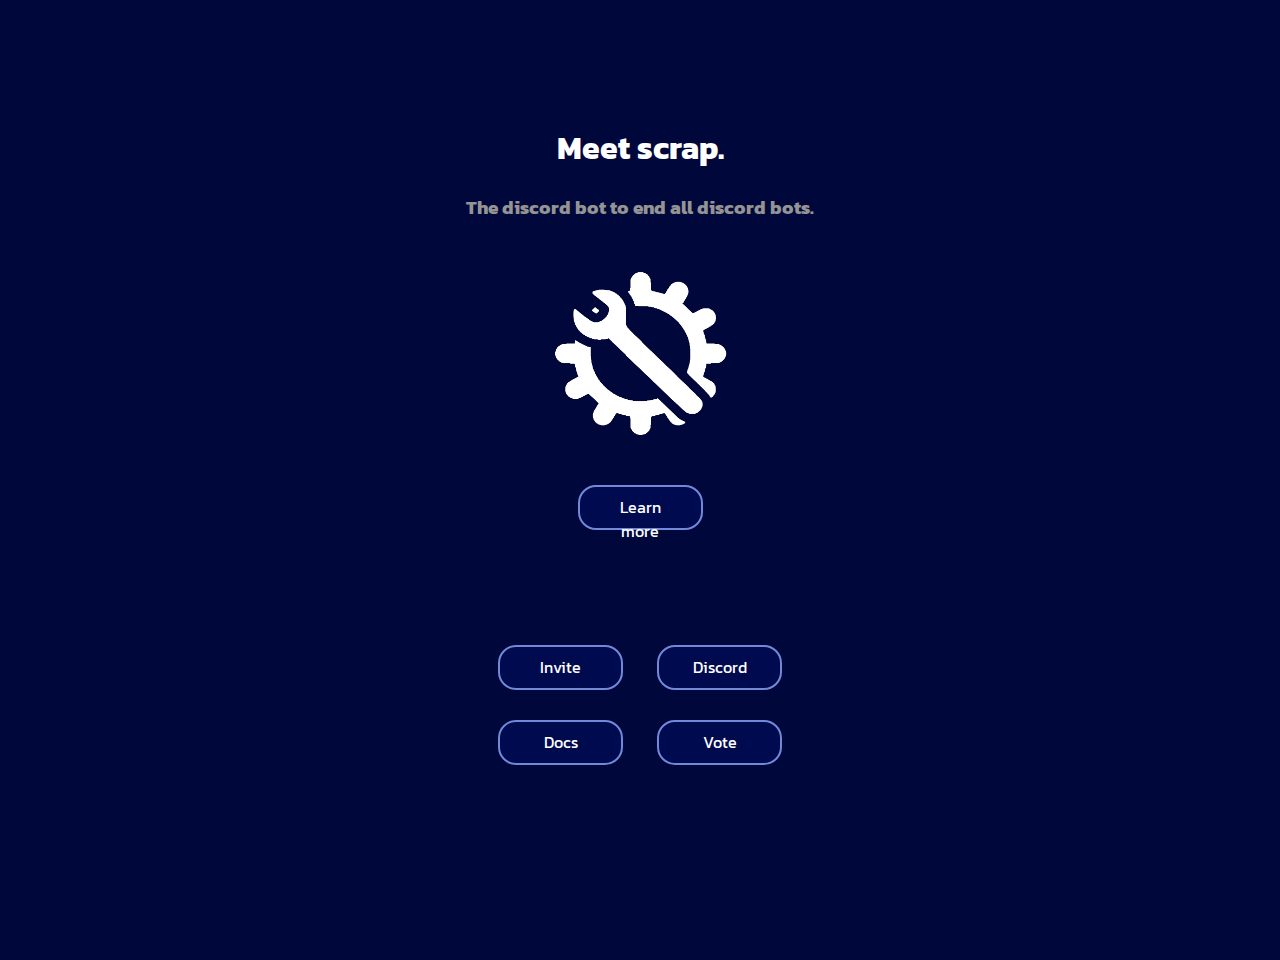
<file: index.html>
<!DOCTYPE html>
<html lang="en">
<head>
  <meta charset="UTF-8">
  <title>Meet Scrap.</title>
  <link rel="icon" href="media/favicon.ico">
  <meta http-equiv="X-UA-Compatible" content="IE=edge,chrome=1" />
 <meta content="https://scrapbot.ml" property="og:url">
 <meta content="https://scrapbot.ml/media/icon2.png" property="og:image">
 <meta property="og:title" content="Meet Scrap.">
 <meta content="website" property="og:type">
  <meta property="og:description" content="The discord bot to end all discord bots." />
 <meta content="Scrap" property="og:site_name">
 <meta name="theme-color" content="#00073B">
  <link rel="stylesheet" href="style.css">  
  <script async src="https://arc.io/widget.min.js#pq4RKLzs"></script>
</head>
<body>
    <div class="container">
      <div class="top">
        <br>
  <h1 style="margin-top: 100px;">Meet scrap.</h1>
  <h3>The discord bot to end all discord bots.</h3>
  <br>
  <img src="media/icon3.png" height=175 width=175>
  <br>
  <a style="margin-top: 40px;" class="button" href="https://scrapbot.ml/about">Learn more</a>
  <br>
  <a style="margin-top: 100px;" class="button" href="https://discord.com/oauth2/authorize?client_id=777879536138321930&permissions=2147483639&redirect_uri=https%3A%2F%2Fscrap.js.org%2Flanding&scope=bot&response_type=code">Invite</a>
  <a style="margin-top: 50px;" class="button" href="https://discord.gg/k6bMcs8CKA">Discord</a>
  <br>
  <a class="button" href="https://scrap.js.org">Docs</a>
  <a style="margin-bottom: 195px;" class="button" href="https://scrapbot.ml/vote">Vote</a>
</div>
</div>
</body>
</html>
</file>
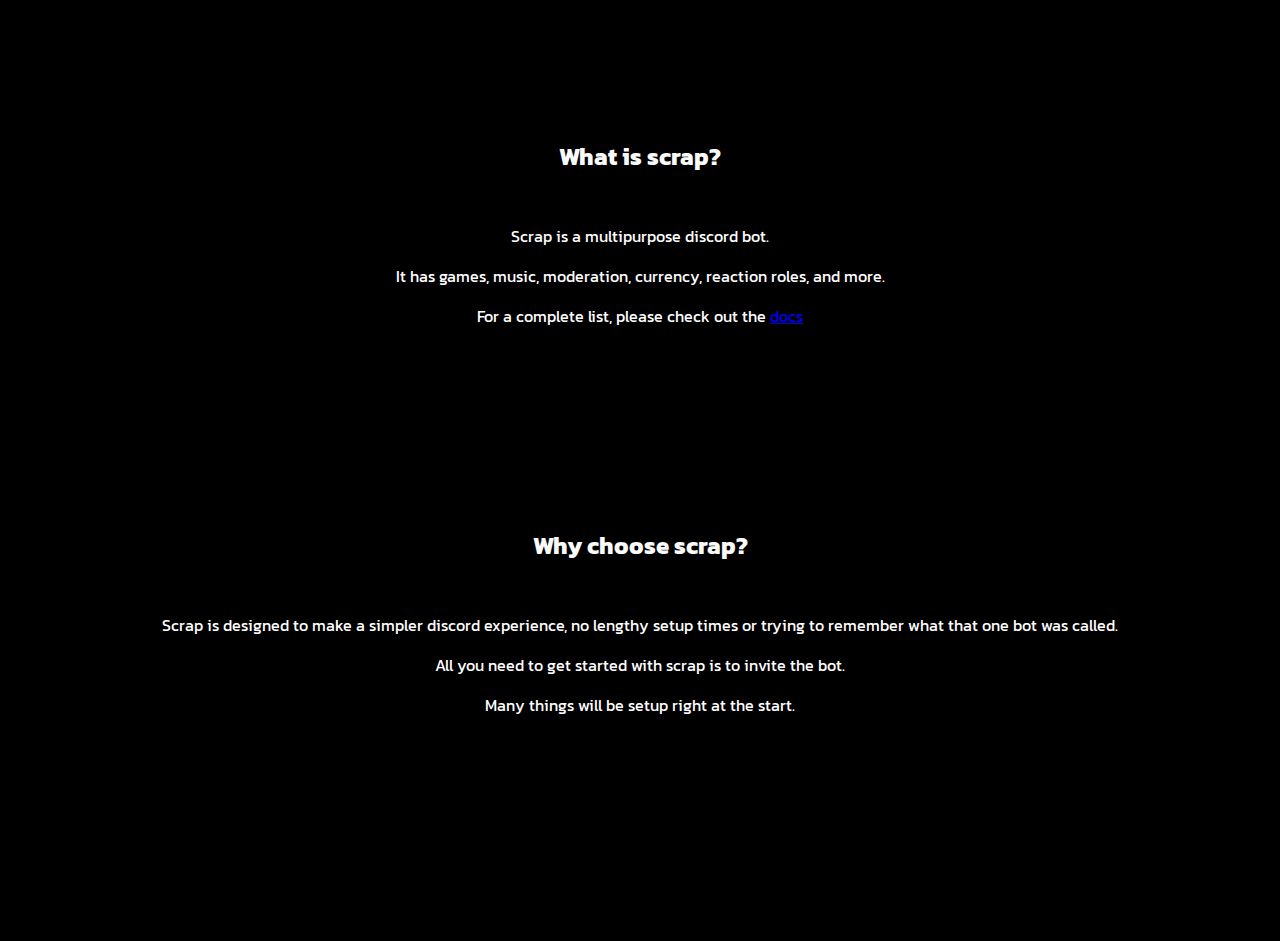
<file: about/index.html>
<!DOCTYPE html>
<html lang="en">
<head>
  <meta charset="UTF-8">
  <title>What is scrap?</title>
  <link rel="icon" href="media/favicon.ico">
  <meta http-equiv="X-UA-Compatible" content="IE=edge,chrome=1" />
 <meta content="https://scrapbot.ml" property="og:url">
 <meta content="https://scrapbot.ml/media/icon2.png" property="og:image">
 <meta property="og:title" content="Meet Scrap.">
 <meta content="website" property="og:type">
  <meta property="og:description" content="Learn about Scrap, the discord bot" />
 <meta content="Scrap" property="og:site_name">
 <meta name="theme-color" content="#00073B">
  <link rel="stylesheet" href="style.css">  
  <script async src="https://arc.io/widget.min.js#pq4RKLzs"></script>
</head>
<body>
    <div class="container">
<div class="bottom">
      <br>
<h2 style="margin-top: 115px;" id="about">What is scrap?</h2>
<p style="margin-top: 50px;">Scrap is a multipurpose discord bot.</p>
<p>It has games, music, moderation, currency, reaction roles, and more.</p>
<p>For a complete list, please check out the <a href="https://scrap.js.org">docs</a></p>
<h2 style="margin-top: 200px;">Why choose scrap?</h2>
<p style="margin-top: 50px;">Scrap is designed to make a simpler discord experience, no lengthy setup times or trying to remember what that one bot was called.</p>
<p>All you need to get started with scrap is to invite the bot.</p>
<p style="margin-bottom: 200px;">Many things will be setup right at the start.</p>
<br>
</div>
</div>
</body>
</html>
</file>
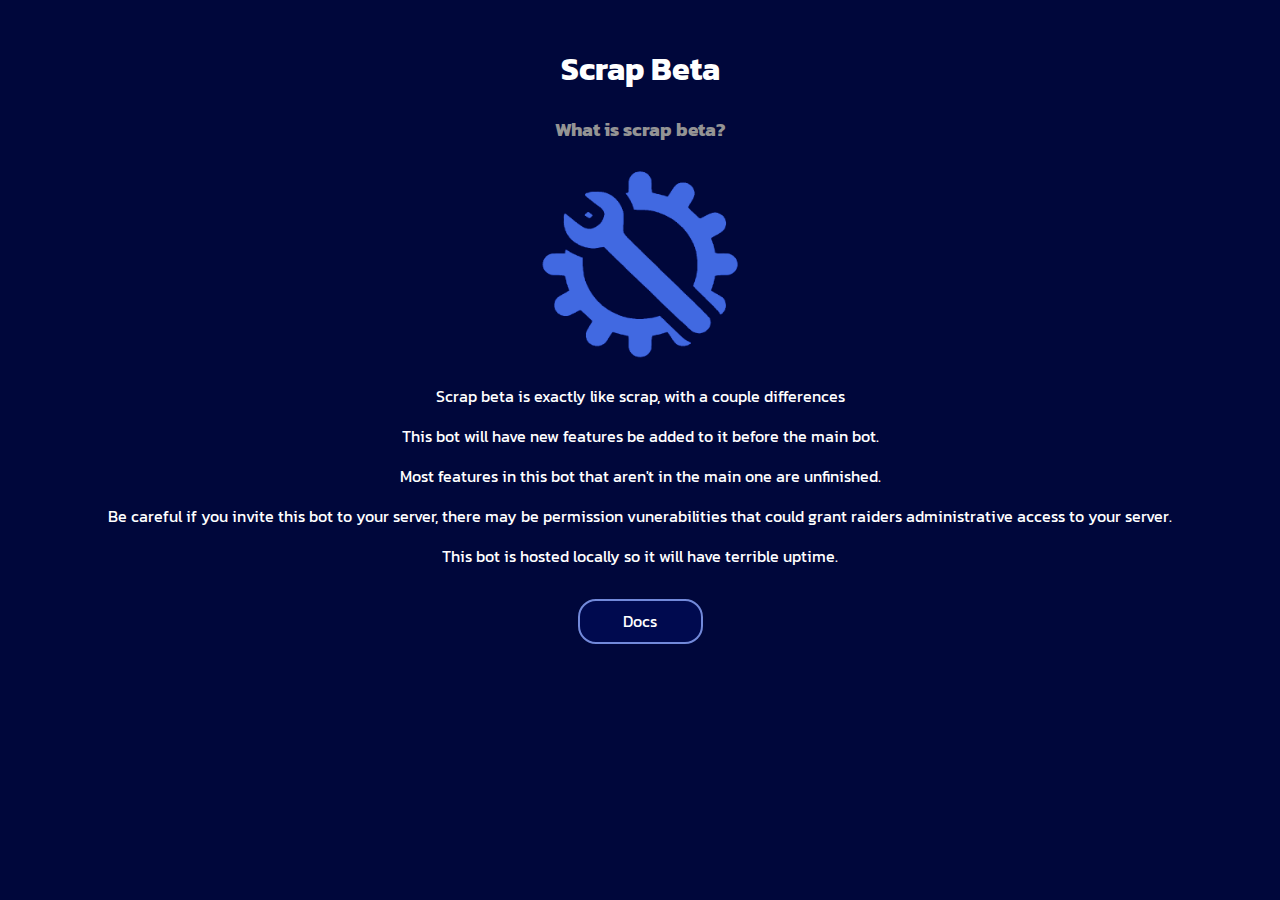
<file: beta/index.html>
<!DOCTYPE html>
<html lang="en">
<head>
  <meta charset="UTF-8">
  <title>Scrap Beta</title>
  <link rel="icon" href="media/favicon.ico">
  <meta http-equiv="X-UA-Compatible" content="IE=edge,chrome=1" />
  <meta name="description" content="Learn about the beta version of Scrap">
  <meta name="viewport" content="width=device-width, initial-scale=1.0, minimum-scale=1.0">
  <link rel="stylesheet" href="style.css">
  <script async src="https://arc.io/widget.min.js#pq4RKLzs"></script>
</head>
<body>
<div class="top">
  <br>
<h1>Scrap Beta</h1>
<h3>What is scrap beta?</h3>
<img src="../media/betaicon2.png" height=200 width=200>
<p>Scrap beta is exactly like scrap, with a couple differences</p>
<p>This bot will have new features be added to it before the main bot.</p>
<p>Most features in this bot that aren't in the main one are unfinished.</p>
<p>Be careful if you invite this bot to your server, there may be permission vunerabilities that could grant raiders administrative access to your server.</p>
<p>This bot is hosted locally so it will have terrible uptime.</p>
  <a class="button" href="https://scrap.js.org/invite/beta">Docs</a>
  </div></body>
</file>
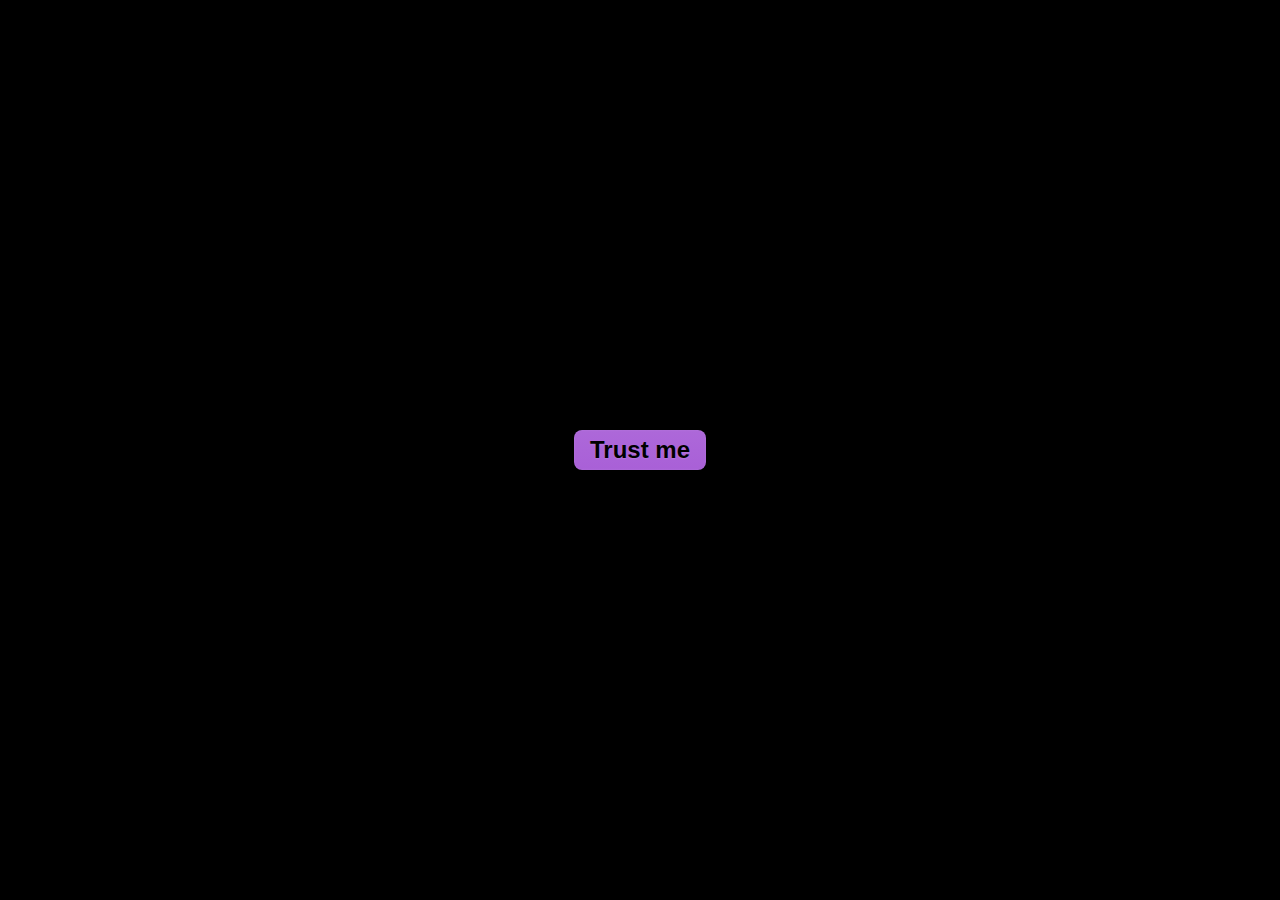
<file: conga/index.html>
<!DOCTYPE html><html><head><meta charset="UTF-8">  <script async src="https://arc.io/widget.min.js#pq4RKLzs"></script><meta name="viewport" content="width=device-width, initial-scale=1.0"><meta http-equiv="X-UA-Compatible" content="ie=edge"><meta name="description" content="Come on, shake your body baby."><meta name="keywords" content="matias martinez, ditto, konga, conga, shake your body"><meta name="twitter:site" content="@martinez"><meta name="twitter:creator" content="@martinez"><link rel="stylesheet" href="reset.6b91d48b.css"><link rel="stylesheet" href="style.e5beaf9c.css"><title>?</title></head><body> <script src="workspace.a4362daf.js"></script> <audio controls preload="" loop> <source src="konga.92cb31af.mp3" type="audio/mp3"> <embed src="konga.92cb31af.mp3" loop> </audio> </body></html>
</file>
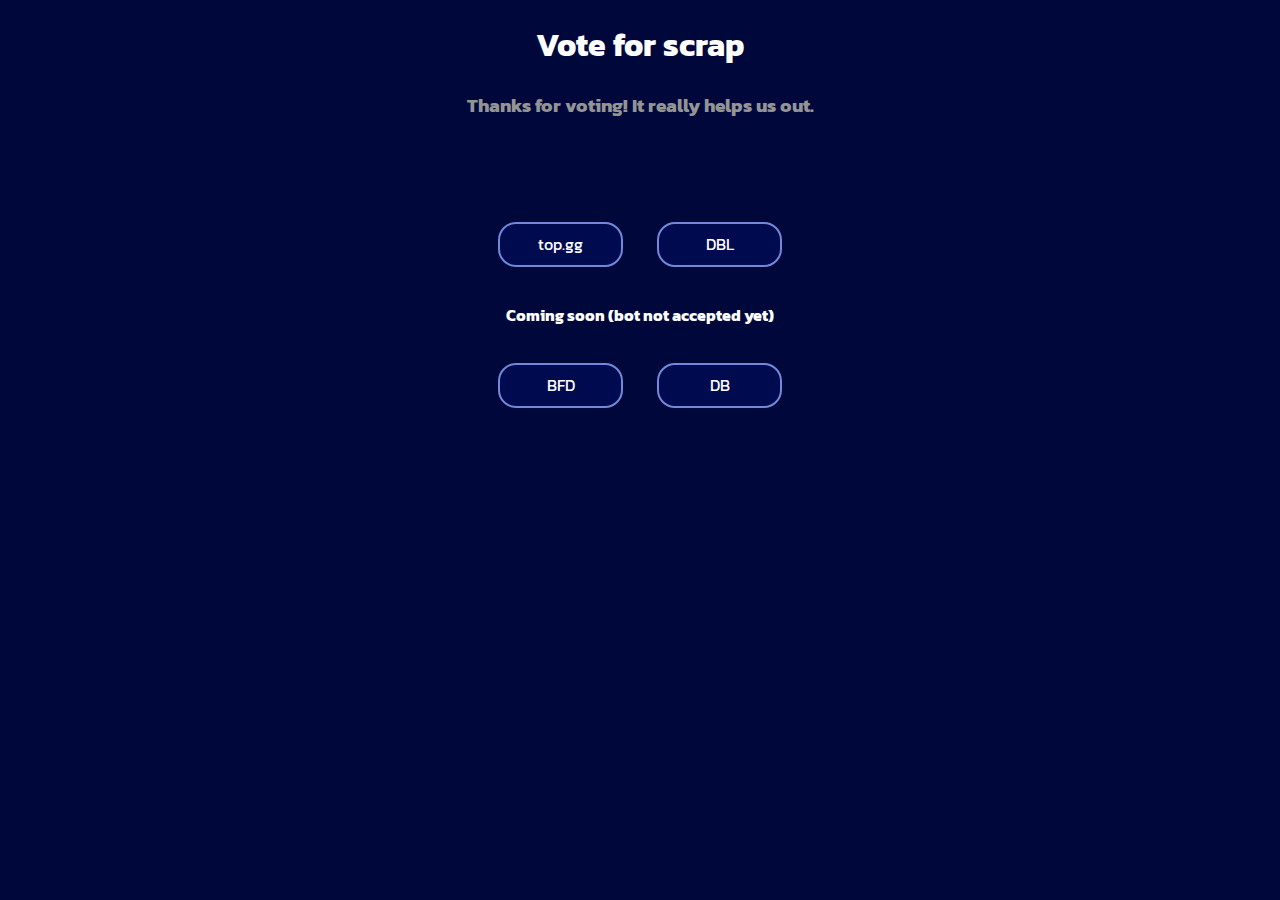
<file: vote/index.html>
<!DOCTYPE html>
<html lang="en">
<head>
  <meta charset="UTF-8">
  <title>Meet Scrap.</title>
  <link rel="icon" href="media/favicon.ico">
  <meta http-equiv="X-UA-Compatible" content="IE=edge,chrome=1" />
 <meta content="https://scrapbot.ml" property="og:url">
 <meta content="https://scrapbot.ml/media/icon2.png" property="og:image">
 <meta property="og:title" content="Vote for SCrap">
 <meta content="website" property="og:type">
  <meta property="og:description" content="Help us out without paying anything!" />
 <meta content="Scrap" property="og:site_name">
 <meta name="theme-color" content="#00073B">
  <link rel="stylesheet" href="style.css">  
  <script async src="https://arc.io/widget.min.js#pq4RKLzs"></script>
</head>
<body>
    <div class="container">
      <div class="top">
  <h1>Vote for scrap</h1>
  <h3>Thanks for voting! It really helps us out.</h3>
  <br>
  <a style="margin-top: 60px;" class="button" target=”_blank” href="https://top.gg/bot/777879536138321930/vote">top.gg</a>
  <a style="margin-top: 50px;" class="button" target=”_blank” href="https://discordbotlist.com/bots/scrap">DBL</a>
  <h4>Coming soon (bot not accepted yet)</h4>
  <a class="button" target=”_blank” href="https://botsfordiscord.com/bot/777879536138321930">BFD</a>
  <a class="button" target=”_blank” href="https://discord.bots.gg/bots/777879536138321930">DB</a>
  </div>
</div>
</body>
</html>
</file>
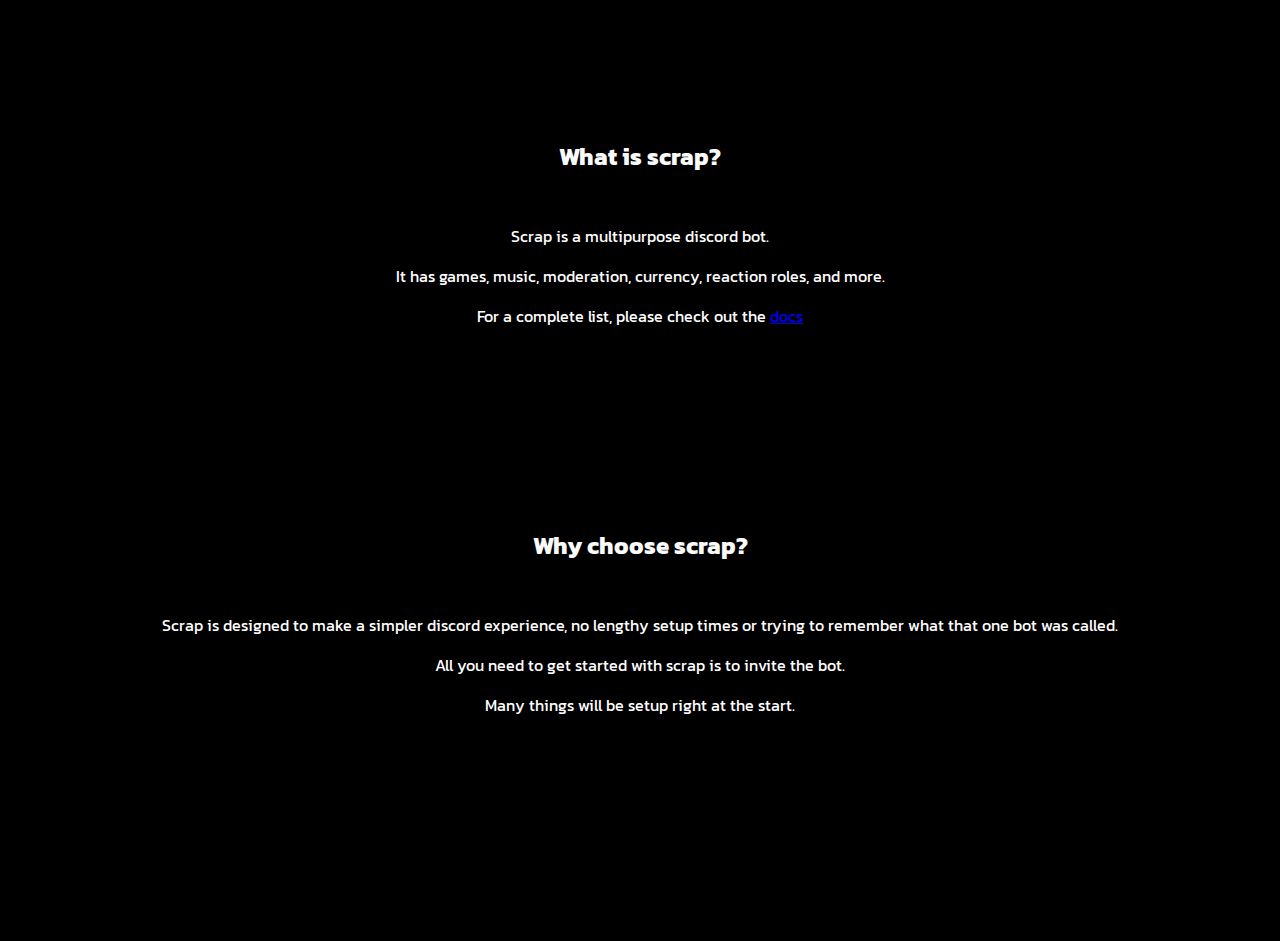
<file: about.html>
<!DOCTYPE html>
<html lang="en">
<head>
  <meta charset="UTF-8">
  <title>What is scrap?</title>
  <link rel="icon" href="media/favicon.ico">
  <meta http-equiv="X-UA-Compatible" content="IE=edge,chrome=1" />
 <meta content="https://scrapbot.ml" property="og:url">
 <meta content="https://scrapbot.ml/media/icon2.png" property="og:image">
 <meta property="og:title" content="Meet Scrap.">
 <meta content="website" property="og:type">
  <meta property="og:description" content="Learn about Scrap, the discord bot" />
 <meta content="Scrap" property="og:site_name">
 <meta name="theme-color" content="#00073B">
  <link rel="stylesheet" href="style2.css">  
  <script async src="https://arc.io/widget.min.js#pq4RKLzs"></script>
</head>
<body>
    <div class="container">
<div class="bottom">
      <br>
<h2 style="margin-top: 115px;" id="about">What is scrap?</h2>
<p style="margin-top: 50px;">Scrap is a multipurpose discord bot.</p>
<p>It has games, music, moderation, currency, reaction roles, and more.</p>
<p>For a complete list, please check out the <a href="https://scrap.js.org">docs</a></p>
<h2 style="margin-top: 200px;">Why choose scrap?</h2>
<p style="margin-top: 50px;">Scrap is designed to make a simpler discord experience, no lengthy setup times or trying to remember what that one bot was called.</p>
<p>All you need to get started with scrap is to invite the bot.</p>
<p style="margin-bottom: 200px;">Many things will be setup right at the start.</p>
<br>
</div>
</div>
</body>
</html>
</file>
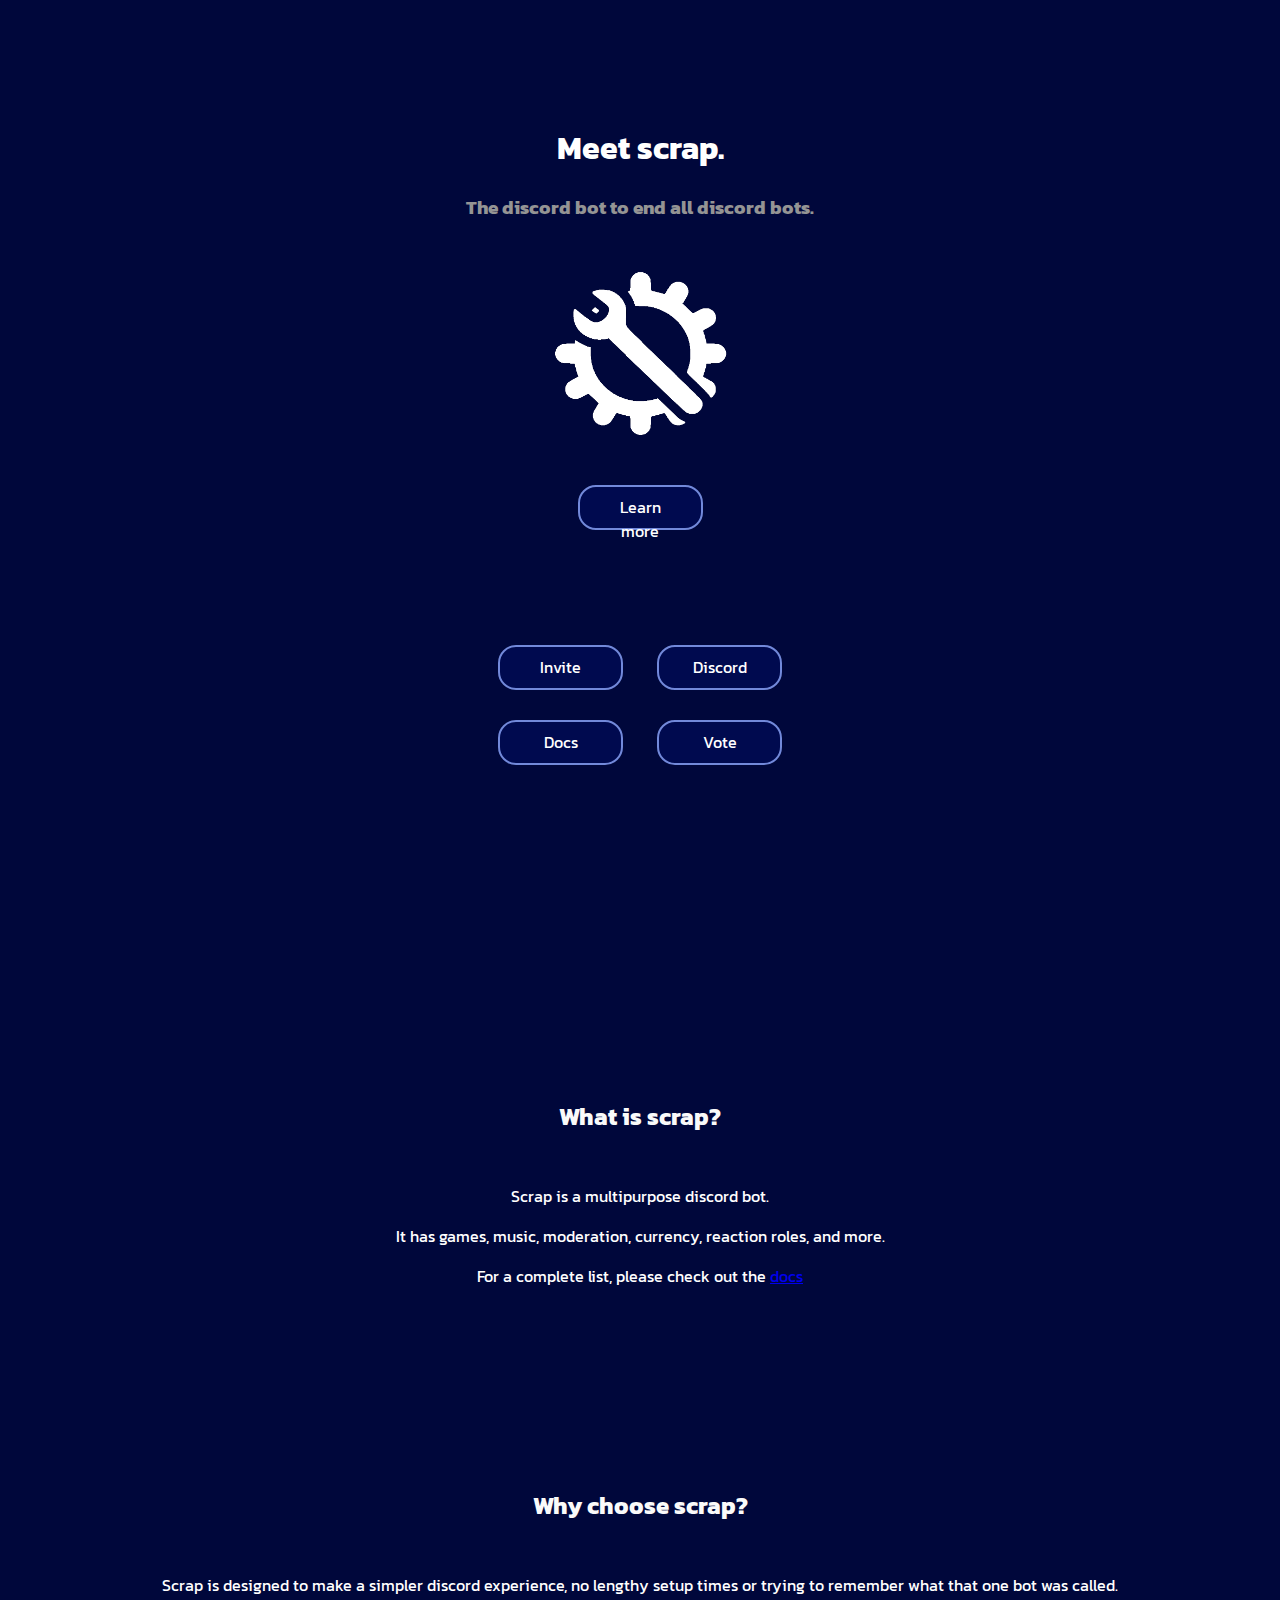
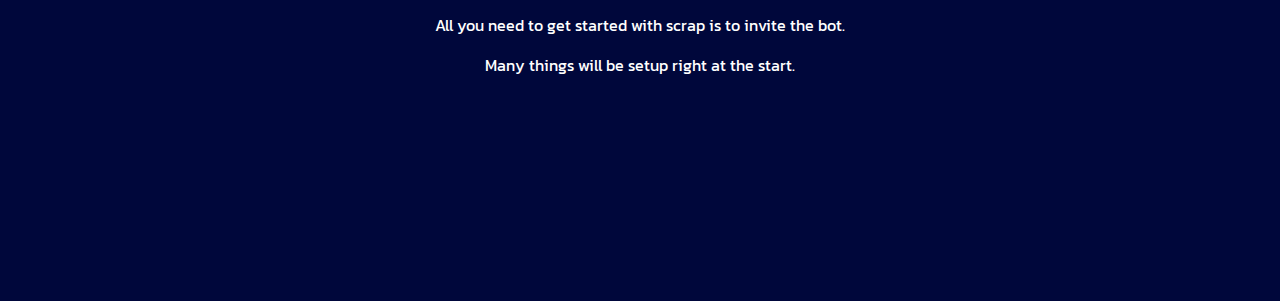
<file: main.html>
<!DOCTYPE html>
<html lang="en">
<head>
  <meta charset="UTF-8">
  <title>Meet Scrap.</title>
  <link rel="icon" href="media/favicon.ico">
  <meta http-equiv="X-UA-Compatible" content="IE=edge,chrome=1" />
 <meta content="https://scrapbot.ml" property="og:url">
 <meta content="https://scrapbot.ml/media/icon2.png" property="og:image">
 <meta property="og:title" content="Meet Scrap.">
 <meta content="website" property="og:type">
  <meta property="og:description" content="The discord bot to end all discord bots." />
 <meta content="Scrap" property="og:site_name">
 <meta name="theme-color" content="#00073B">
  <link rel="stylesheet" href="style.css">  
  <script async src="https://arc.io/widget.min.js#pq4RKLzs"></script>
</head>
<body>
    <div class="container">
      <div class="top">
        <br>
  <h1 style="margin-top: 100px;">Meet scrap.</h1>
  <h3>The discord bot to end all discord bots.</h3>
  <br>
  <img src="media/icon3.png" height=175 width=175>
  <br>
  <a style="margin-top: 40px;" class="button" href="#about">Learn more</a>
  <br>
  <a style="margin-top: 100px;" class="button" href="https://discord.com/oauth2/authorize?client_id=777879536138321930&permissions=2147483639&redirect_uri=https%3A%2F%2Fscrap.js.org%2Flanding&scope=bot&response_type=code">Invite</a>
  <a style="margin-top: 50px;" class="button" href="https://discord.gg/k6bMcs8CKA">Discord</a>
  <br>
  <a class="button" href="https://scrap.js.org">Docs</a>
  <a style="margin-bottom: 195px;" class="button" href="https://scrapbot.ml/vote">Vote</a>
      </div>
<div class="bottom">
      <br>
<h2 style="margin-top: 115px;" id="about">What is scrap?</h2>
<p style="margin-top: 50px;">Scrap is a multipurpose discord bot.</p>
<p>It has games, music, moderation, currency, reaction roles, and more.</p>
<p>For a complete list, please check out the <a href="https://scrap.js.org">docs</a></p>
<h2 style="margin-top: 200px;">Why choose scrap?</h2>
<p style="margin-top: 50px;">Scrap is designed to make a simpler discord experience, no lengthy setup times or trying to remember what that one bot was called.</p>
<p>All you need to get started with scrap is to invite the bot.</p>
<p style="margin-bottom: 200px;">Many things will be setup right at the start.</p>
<br>
</div>
</div>
</body>
</html>
</file>
<file: style.css>
@import url('https://fonts.googleapis.com/css2?family=Kanit&display=swap');
html {
    scroll-behavior: smooth;
  }
body {
    align-items: center;
    text-align: center;
    font-family: 'Kanit', sans-serif;
    text-decoration: none;
    color: #FFFFFF;
    background-color: #00073B
}

.button {
    width:81px;
    height:25px;
    background-color: #000A4F;
    border: #6E84D4;
    color: white;
    padding: 8px 20px;
    text-align: center;
    text-decoration: none;
    align-items: center;
    display: inline-block;
    font-size: 16px;
    border-radius: 18px;
    transition: 0.25s;
    cursor: pointer;
    border: 2px solid #7289DA;
    align-items: center;
    margin: 15px;
}

.button:hover{
    background: #6E84D4;
}

body h1{
    color: #FFFFFF;
}

body h3{
    color: #949494;
}

body h2{
    color: #FAFAFA;
}

body {
    margin: 0;
  }
</file>
<file: about/style.css>
@import url('https://fonts.googleapis.com/css2?family=Kanit&display=swap');
html {
    scroll-behavior: smooth;
  }
body {
    align-items: center;
    text-align: center;
    font-family: 'Kanit', sans-serif;
    text-decoration: none;
    color: #FFFFFF;
    background-color: #000000
}

.button {
    width:81px;
    height:25px;
    background-color: #000A4F;
    border: #6E84D4;
    color: white;
    padding: 8px 20px;
    text-align: center;
    text-decoration: none;
    align-items: center;
    display: inline-block;
    font-size: 16px;
    border-radius: 18px;
    transition: 0.25s;
    cursor: pointer;
    border: 2px solid #7289DA;
    align-items: center;
    margin: 15px;
}

.button:hover{
    background: #6E84D4;
}

body h1{
    color: #FFFFFF;
}

body h3{
    color: #949494;
}

body h2{
    color: #FAFAFA;
}

body {
    margin: 0;
  }
</file>
<file: beta/style.css>
@import url('https://fonts.googleapis.com/css2?family=Kanit&display=swap');
html {
    scroll-behavior: smooth;
  }
body {
    align-items: center;
    text-align: center;
    font-family: 'Kanit', sans-serif;
    text-decoration: none;
    color: #FFFFFF;
    margin: 0;
    background-color: #00073B
}

.button {
    width:81px;
    height:25px;
    background-color: #000A4F;
    border: #6E84D4;
    color: white;
    padding: 8px 20px;
    text-align: center;
    text-decoration: none;
    align-items: center;
    display: inline-block;
    font-size: 16px;
    border-radius: 18px;
    transition: 0.25s;
    cursor: pointer;
    border: 2px solid #7289DA;
    align-items: center;
    margin: 15px;
}

.button:hover{
    background: #6E84D4;
}

body h1{
    color: #FFFFFF;
}

body h3{
    color: #949494;
}

body h2{
    color: #FAFAFA;
}
</file>
<file: conga/style.e5beaf9c.css>
html{display:table;width:100%}body{display:table-cell;vertical-align:middle;text-align:center;font-size:24px;font-weight:600;font-family:sans-serif;-webkit-font-smoothing:antialiased;color:#444;background-color:#000;perspective:1000}body,html{width:100%;height:100%;overflow:hidden}canvas{image-rendering:auto;image-rendering:crisp-edges;image-rendering:pixelated}button{font:inherit;appearance:none;-webkit-appearance:none;outline:none;padding:8px 16px;color:#000;text-shadow:0 1px 2px hsla(0,0%,100%,.15);background-color:#ad68d9;background-image:linear-gradient(#ad68d9,#a960d7);box-shadow:inset 0 0 2px hsla(0,0%,100%,.15);border:none;border-radius:8px;cursor:pointer;transition:all .15s ease-out}button:hover{transform:scale(1.05);background-image:linear-gradient(#c391e3,#bf89e1)}button:active{transform:scale(.95);opacity:.5}audio{position:absolute;width:0;height:0;visibility:hidden}@keyframes Cue-In{0%{opacity:0;transform:scale(.1) rotateX(45deg)}to{transform:scale(1) rotateX(0)}}.cue-in{animation:Cue-In 2s ease-in-out}
/*# sourceMappingURL=style.e5beaf9c.css.map */
</file>
<file: vote/style.css>
@import url('https://fonts.googleapis.com/css2?family=Kanit&display=swap');
html {
    scroll-behavior: smooth;
  }
body {
        text-align: center;
    font-family: 'Kanit', sans-serif;
    text-decoration: none;
    color: #FFFFFF;
    margin: 0;
    background-color: #00073B
}

.button {
    width:81px;
    height:25px;
    background-color: #000A4F;
    border: #6E84D4;
    color: white;
    padding: 8px 20px;
    text-align: center;
    text-decoration: none;
    align-items: center;
    display: inline-block;
    font-size: 16px;
    border-radius: 18px;
    transition: 0.25s;
    cursor: pointer;
    border: 2px solid #7289DA;
    align-items: center;
    margin: 15px;
}
.container{
  position: relative;
}
.element{
  position: absolute;
  top: 50%;
  transform: translateY(-50%);
}
.button:hover{
    background: #6E84D4;
}

body h1{
    color: #FFFFFF;
}

body h3{
    color: #949494;
}

body h2{
    color: #FAFAFA;
}
</file>
<file: style2.css>
@import url('https://fonts.googleapis.com/css2?family=Kanit&display=swap');
html {
    scroll-behavior: smooth;
  }
body {
    align-items: center;
    text-align: center;
    font-family: 'Kanit', sans-serif;
    text-decoration: none;
    color: #FFFFFF;
    background-color: #000000
}

.button {
    width:81px;
    height:25px;
    background-color: #000A4F;
    border: #6E84D4;
    color: white;
    padding: 8px 20px;
    text-align: center;
    text-decoration: none;
    align-items: center;
    display: inline-block;
    font-size: 16px;
    border-radius: 18px;
    transition: 0.25s;
    cursor: pointer;
    border: 2px solid #7289DA;
    align-items: center;
    margin: 15px;
}

.button:hover{
    background: #6E84D4;
}

body h1{
    color: #FFFFFF;
}

body h3{
    color: #949494;
}

body h2{
    color: #FAFAFA;
}

body {
    margin: 0;
  }
</file>
